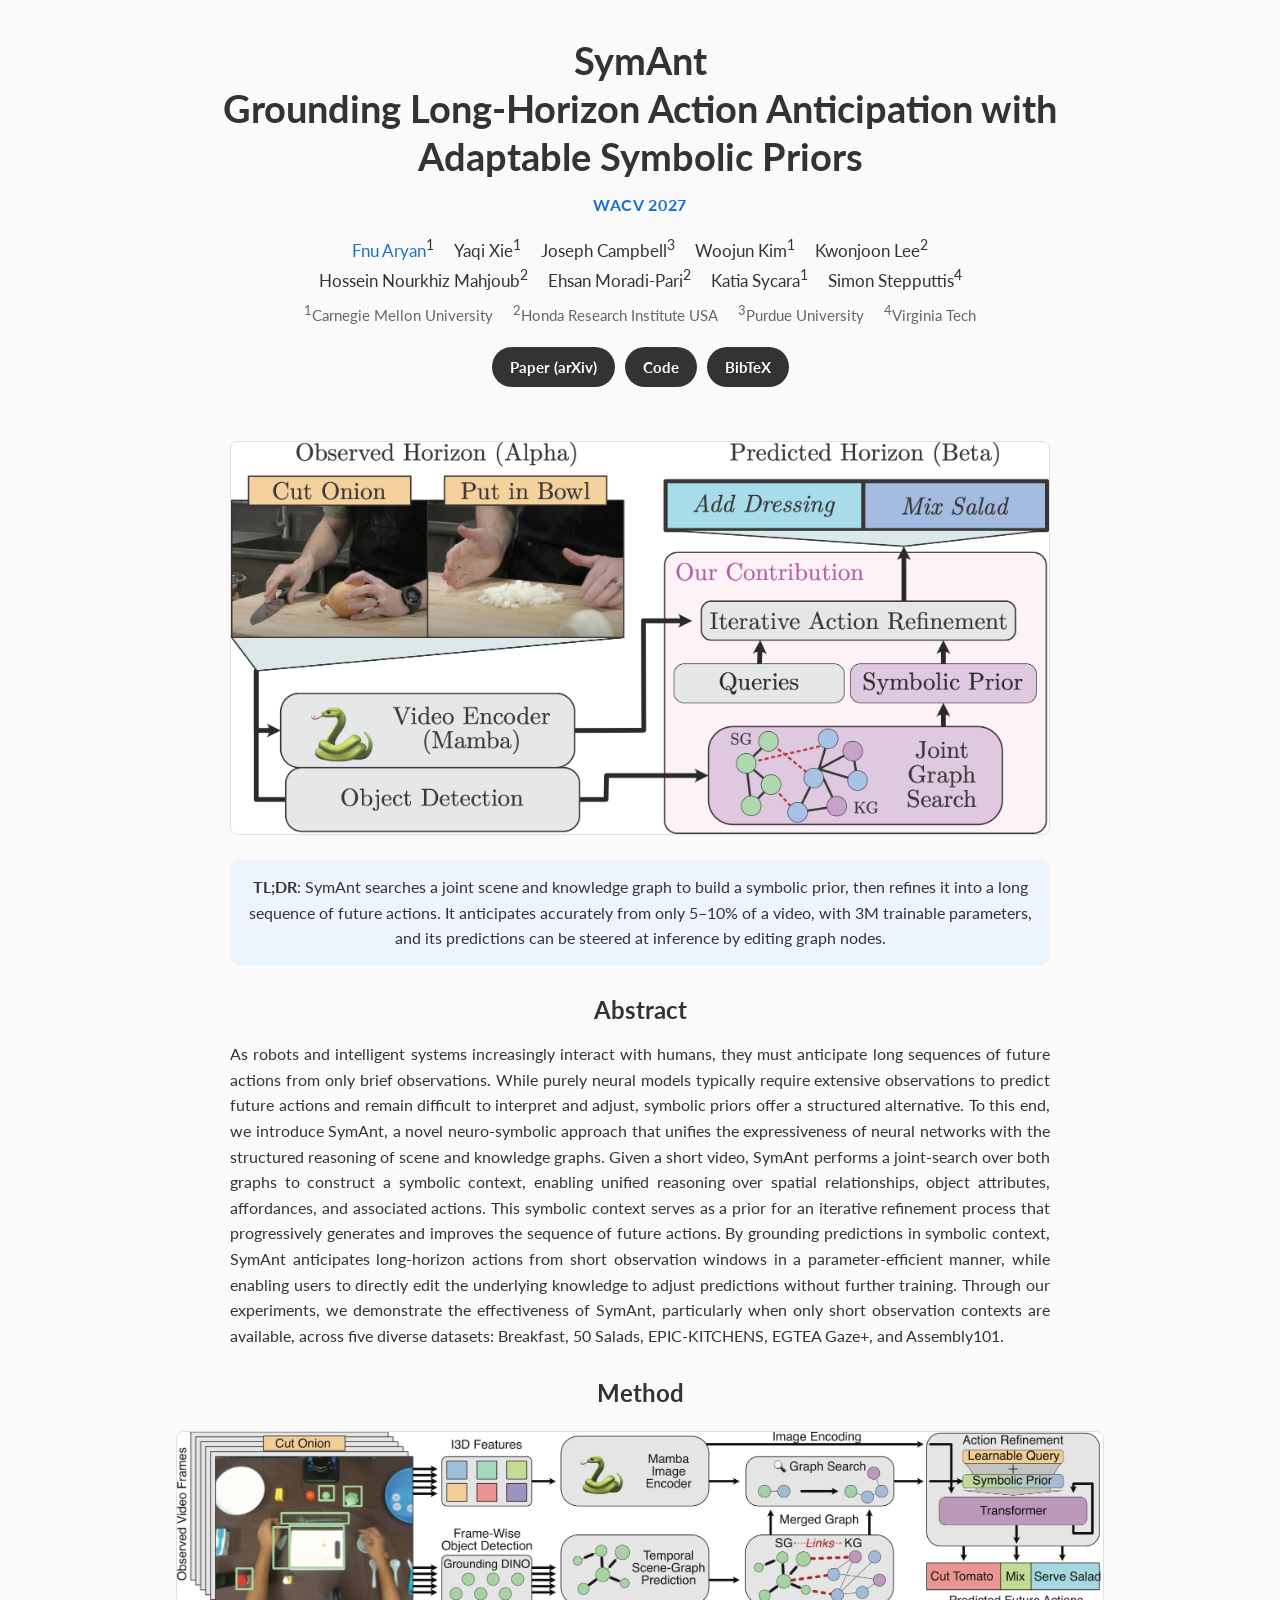
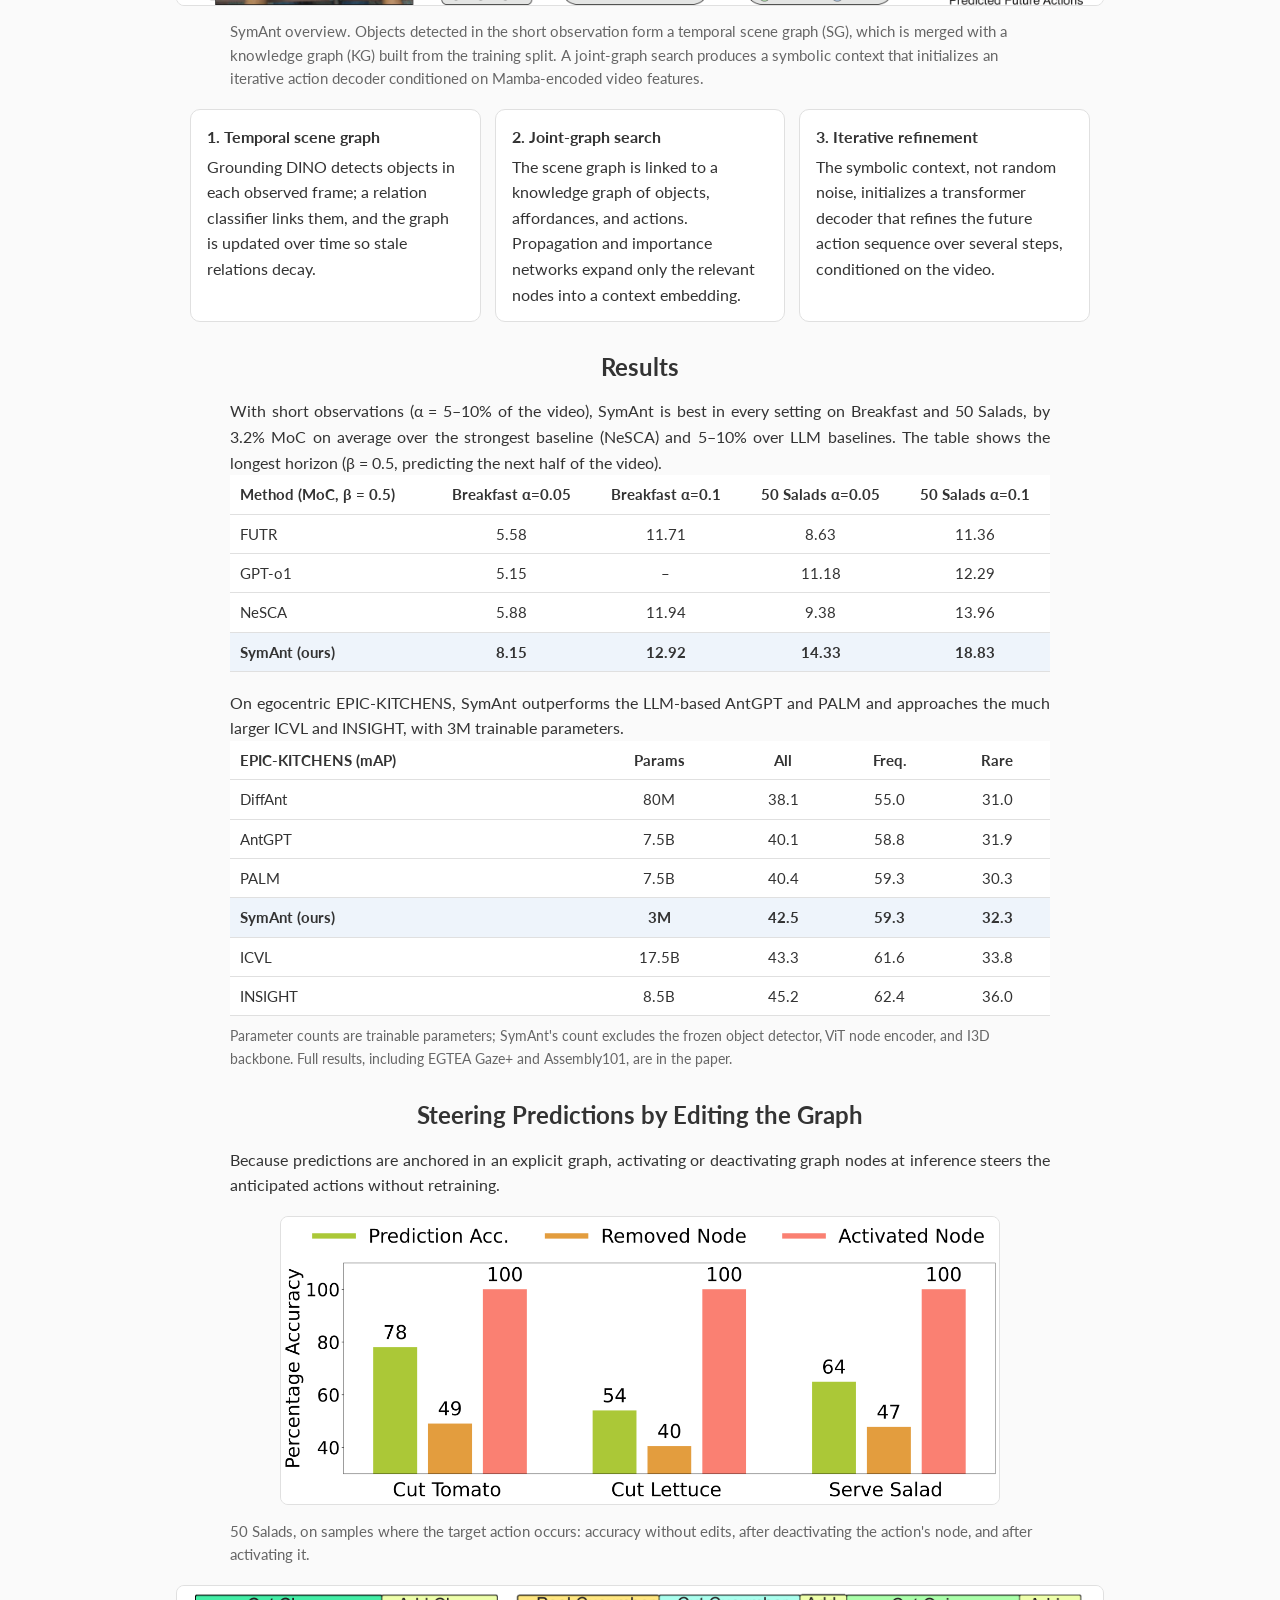
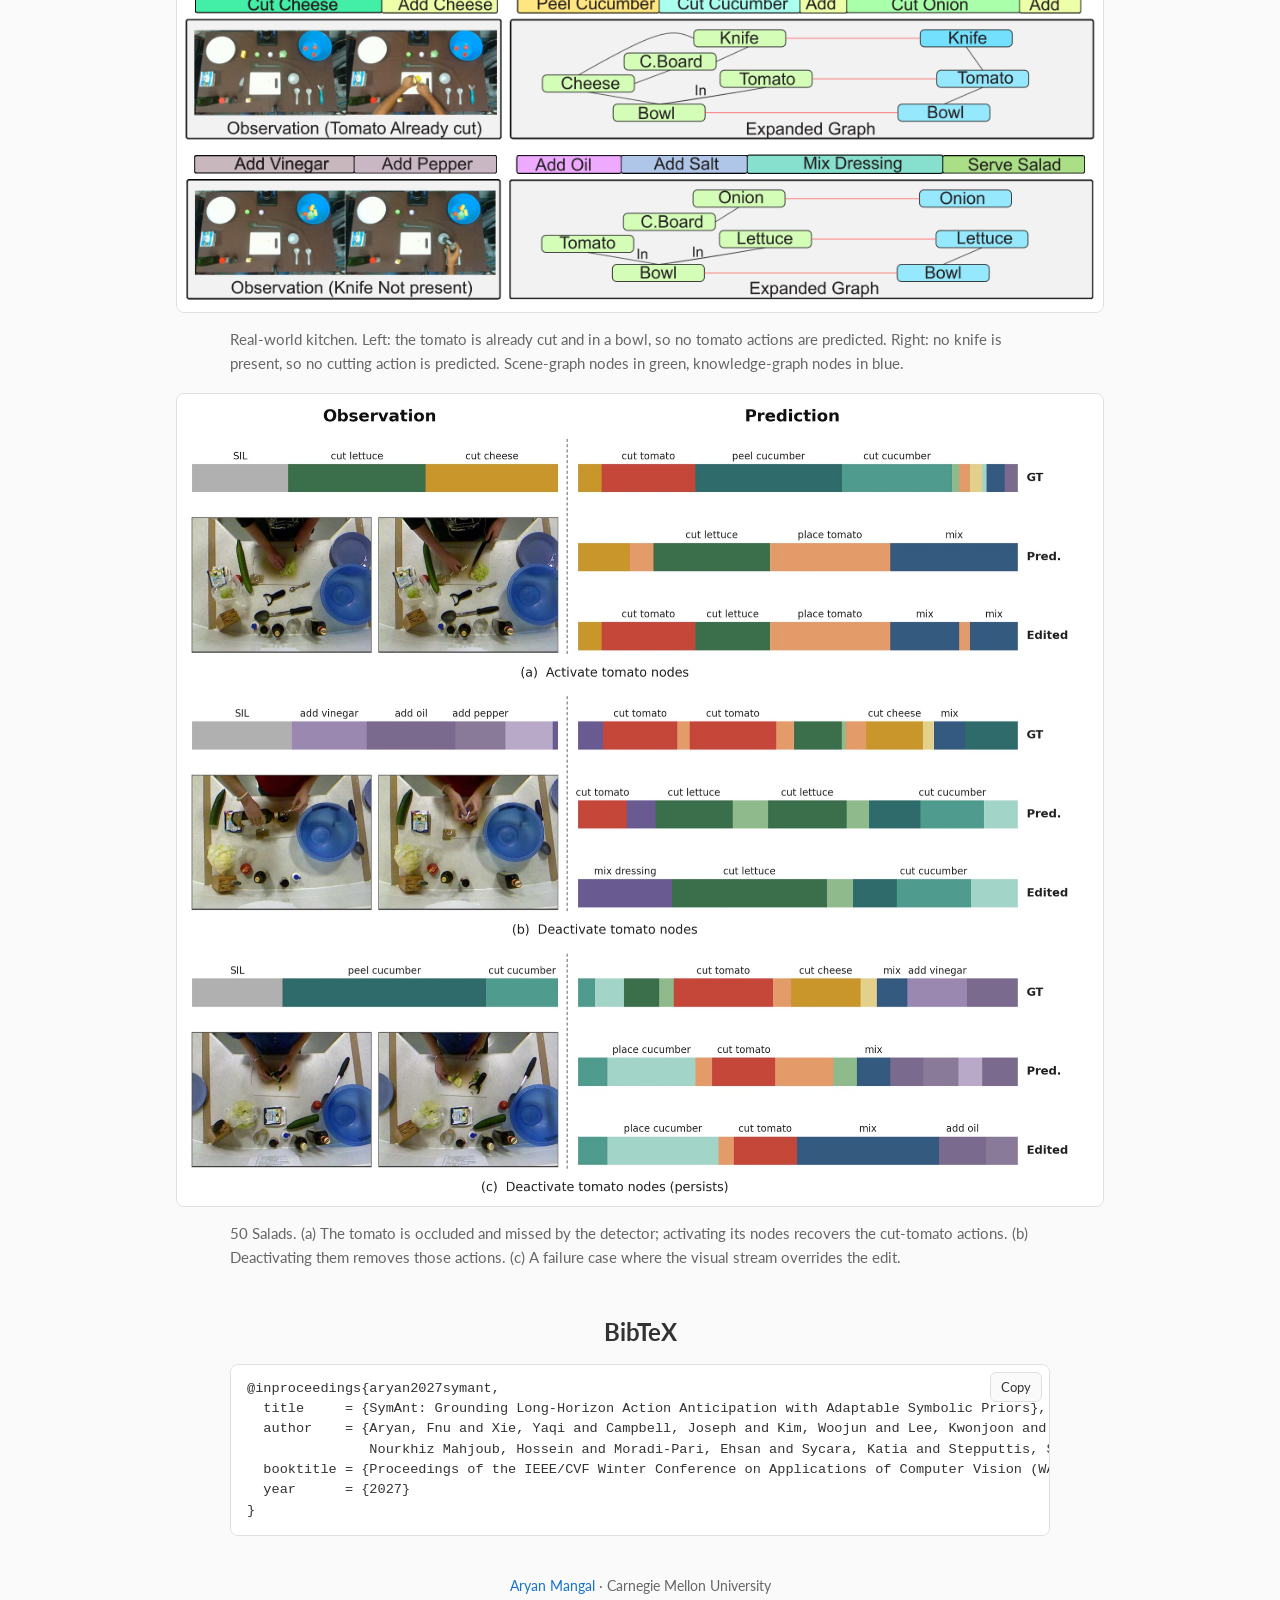
<file: symant/index.html>
<!DOCTYPE html>
<html lang="en">
<head>
	<meta charset="UTF-8">
	<meta name="viewport" content="width=device-width, initial-scale=1.0">
	<title>SymAnt: Grounding Long-Horizon Action Anticipation with Adaptable Symbolic Priors</title>
	<meta name="description" content="SymAnt (WACV 2027): a neuro-symbolic approach that searches a joint scene and knowledge graph to anticipate long sequences of future actions from short video observations, with only 3M trainable parameters.">
	<meta name="author" content="Fnu Aryan">
	<link rel="canonical" href="https://aryanmangal769.github.io/symant/">
	<meta property="og:type" content="website">
	<meta property="og:title" content="SymAnt: Grounding Long-Horizon Action Anticipation with Adaptable Symbolic Priors">
	<meta property="og:description" content="Neuro-symbolic long-horizon action anticipation from short observations. WACV 2027.">
	<meta property="og:url" content="https://aryanmangal769.github.io/symant/">
	<meta property="og:image" content="https://aryanmangal769.github.io/symant/static/overview.png">
	<meta name="twitter:card" content="summary_large_image">
	<link rel="icon" type="image/png" sizes="32x32" href="../assets/documents/imgs/favicon-32.png?v=4">
	<link rel="stylesheet" href="https://fonts.googleapis.com/css2?family=Lato:ital,wght@0,400;0,700;1,400&display=swap">
	<style>
		:root {
			--bg: #fafafa;
			--surface: #ffffff;
			--text: #333333;
			--muted: #666666;
			--border: #e0e0e0;
			--link: #1772d0;
			--hover: #f09228;
			--accent-bg: #eef4fb;
		}
		@media (prefers-color-scheme: dark) {
			:root {
				--bg: #16181b;
				--surface: #1f2226;
				--text: #e3e3e3;
				--muted: #a0a4a8;
				--border: #33373c;
				--link: #6fb1ff;
				--hover: #f5a54a;
				--accent-bg: #1d2a38;
			}
		}
		* { box-sizing: border-box; }
		body {
			margin: 0;
			background: var(--bg);
			color: var(--text);
			font-family: 'Lato', Verdana, Helvetica, sans-serif;
			font-size: 16px;
			line-height: 1.6;
			-webkit-font-smoothing: antialiased;
		}
		a { color: var(--link); text-decoration: none; }
		a:hover { color: var(--hover); }
		.wrap { max-width: 960px; margin: 0 auto; padding: 0 16px; }
		header { text-align: center; padding: 36px 0 8px; }
		h1 { font-size: clamp(1.6rem, 3.6vw, 2.4rem); line-height: 1.25; margin: 0 0 12px; }
		h1 .name { display: block; }
		.venue { display: inline-block; font-weight: 700; color: var(--link); letter-spacing: 0.04em; margin-bottom: 16px; }
		.authors { font-size: 1.05rem; margin: 0 auto 6px; max-width: 820px; }
		.authors span { display: inline-block; margin: 0 8px; white-space: nowrap; }
		.affils { color: var(--muted); font-size: 0.95rem; margin-bottom: 20px; }
		.affils span { display: inline-block; margin: 0 8px; }
		.buttons { display: flex; flex-wrap: wrap; gap: 10px; justify-content: center; margin: 8px 0 28px; }
		.btn {
			display: inline-flex; align-items: center; gap: 6px;
			padding: 8px 18px; border-radius: 999px;
			background: var(--text); color: var(--bg); font-weight: 700; font-size: 0.95rem;
		}
		.btn:hover { background: var(--link); color: #fff; }
		.btn.disabled { background: var(--border); color: var(--muted); cursor: default; }
		section { padding: 18px 0 8px; }
		h2 { font-size: 1.5rem; margin: 0 0 12px; text-align: center; }
		.tldr {
			background: var(--accent-bg); border-radius: 10px;
			padding: 14px 18px; margin: 0 auto 8px; max-width: 820px; text-align: center;
		}
		.prose { max-width: 820px; margin: 0 auto; text-align: justify; }
		figure { margin: 18px 0; text-align: center; }
		figure img, figure video {
			max-width: 100%; height: auto; border-radius: 8px;
			background: #fff; border: 1px solid var(--border);
		}
		figcaption { color: var(--muted); font-size: 0.92rem; margin: 8px auto 0; max-width: 820px; text-align: left; }
		.steps { display: grid; grid-template-columns: repeat(auto-fit, minmax(240px, 1fr)); gap: 14px; max-width: 900px; margin: 0 auto; }
		.step { background: var(--surface); border: 1px solid var(--border); border-radius: 10px; padding: 14px 16px; }
		.step b { display: block; margin-bottom: 4px; }
		.table-wrap { overflow-x: auto; max-width: 820px; margin: 0 auto; }
		table { border-collapse: collapse; width: 100%; font-size: 0.95rem; background: var(--surface); }
		th, td { padding: 7px 10px; border-bottom: 1px solid var(--border); text-align: center; white-space: nowrap; }
		th:first-child, td:first-child { text-align: left; }
		thead th { font-weight: 700; }
		tr.ours td { font-weight: 700; background: var(--accent-bg); }
		.note { color: var(--muted); font-size: 0.9rem; max-width: 820px; margin: 8px auto 0; }
		pre {
			background: var(--surface); border: 1px solid var(--border); border-radius: 8px;
			padding: 14px 16px; overflow-x: auto; font-size: 0.85rem; line-height: 1.5; margin: 0;
		}
		.bib { position: relative; max-width: 820px; margin: 0 auto; }
		.copy {
			position: absolute; top: 8px; right: 8px; font: inherit; font-size: 0.8rem;
			padding: 4px 10px; border-radius: 6px; border: 1px solid var(--border);
			background: var(--bg); color: var(--text); cursor: pointer;
		}
		footer { text-align: center; color: var(--muted); font-size: 0.85rem; padding: 32px 0; }
	</style>
</head>
<body>
	<div class="wrap">
		<header>
			<h1><span class="name">SymAnt</span>Grounding Long-Horizon Action Anticipation with Adaptable Symbolic Priors</h1>
			<div class="venue">WACV 2027</div>
			<div class="authors">
				<span><a href="../">Fnu Aryan</a><sup>1</sup></span>
				<span>Yaqi Xie<sup>1</sup></span>
				<span>Joseph Campbell<sup>3</sup></span>
				<span>Woojun Kim<sup>1</sup></span>
				<span>Kwonjoon Lee<sup>2</sup></span>
				<span>Hossein Nourkhiz Mahjoub<sup>2</sup></span>
				<span>Ehsan Moradi-Pari<sup>2</sup></span>
				<span>Katia Sycara<sup>1</sup></span>
				<span>Simon Stepputtis<sup>4</sup></span>
			</div>
			<div class="affils">
				<span><sup>1</sup>Carnegie Mellon University</span>
				<span><sup>2</sup>Honda Research Institute USA</span>
				<span><sup>3</sup>Purdue University</span>
				<span><sup>4</sup>Virginia Tech</span>
			</div>
			<div class="buttons">
				<a class="btn" href="https://arxiv.org/pdf/2610.40632" target="_blank" rel="noopener">Paper (arXiv)</a>
				<a class="btn" href="https://github.com/aryanmangal769/SymAnt-Neurosymbolic-diffusion-models/tree/master" target="_blank" rel="noopener">Code</a>
				<a class="btn" href="#bibtex">BibTeX</a>
			</div>
		</header>

		<figure>
			<img src="static/teaser.png" alt="SymAnt at a glance: from two observed frames (cut onion, put in bowl), a Mamba video encoder and object detection feed a joint scene- and knowledge-graph search whose symbolic prior drives iterative action refinement to predict add dressing and mix salad." style="max-width:min(100%, 820px)">
		</figure>

		<div class="tldr">
			<b>TL;DR</b>: SymAnt searches a joint scene and knowledge graph to build a symbolic prior, then refines it into a long sequence of future actions. It anticipates accurately from only 5&ndash;10% of a video, with 3M trainable parameters, and its predictions can be steered at inference by editing graph nodes.
		</div>

		<section id="abstract">
			<h2>Abstract</h2>
			<p class="prose">As robots and intelligent systems increasingly interact with humans, they must anticipate long sequences of future actions from only brief observations. While purely neural models typically require extensive observations to predict future actions and remain difficult to interpret and adjust, symbolic priors offer a structured alternative. To this end, we introduce SymAnt, a novel neuro-symbolic approach that unifies the expressiveness of neural networks with the structured reasoning of scene and knowledge graphs. Given a short video, SymAnt performs a joint-search over both graphs to construct a symbolic context, enabling unified reasoning over spatial relationships, object attributes, affordances, and associated actions. This symbolic context serves as a prior for an iterative refinement process that progressively generates and improves the sequence of future actions. By grounding predictions in symbolic context, SymAnt anticipates long-horizon actions from short observation windows in a parameter-efficient manner, while enabling users to directly edit the underlying knowledge to adjust predictions without further training. Through our experiments, we demonstrate the effectiveness of SymAnt, particularly when only short observation contexts are available, across five diverse datasets: Breakfast, 50 Salads, EPIC-KITCHENS, EGTEA Gaze+, and Assembly101.</p>
		</section>

		<section id="method">
			<h2>Method</h2>
			<figure>
				<img src="static/overview.png" alt="SymAnt architecture: a Mamba video encoder, a temporal scene graph merged with a knowledge graph, joint-graph search producing a symbolic prior, and an iterative action decoder." loading="lazy">
				<figcaption>SymAnt overview. Objects detected in the short observation form a temporal scene graph (SG), which is merged with a knowledge graph (KG) built from the training split. A joint-graph search produces a symbolic context that initializes an iterative action decoder conditioned on Mamba-encoded video features.</figcaption>
			</figure>
			<div class="steps">
				<div class="step"><b>1. Temporal scene graph</b>Grounding DINO detects objects in each observed frame; a relation classifier links them, and the graph is updated over time so stale relations decay.</div>
				<div class="step"><b>2. Joint-graph search</b>The scene graph is linked to a knowledge graph of objects, affordances, and actions. Propagation and importance networks expand only the relevant nodes into a context embedding.</div>
				<div class="step"><b>3. Iterative refinement</b>The symbolic context, not random noise, initializes a transformer decoder that refines the future action sequence over several steps, conditioned on the video.</div>
			</div>
		</section>

		<section id="results">
			<h2>Results</h2>
			<p class="prose">With short observations (&alpha; = 5&ndash;10% of the video), SymAnt is best in every setting on Breakfast and 50 Salads, by 3.2% MoC on average over the strongest baseline (NeSCA) and 5&ndash;10% over LLM baselines. The table shows the longest horizon (&beta; = 0.5, predicting the next half of the video).</p>
			<div class="table-wrap">
				<table>
					<thead>
						<tr><th>Method (MoC, &beta; = 0.5)</th><th>Breakfast &alpha;=0.05</th><th>Breakfast &alpha;=0.1</th><th>50 Salads &alpha;=0.05</th><th>50 Salads &alpha;=0.1</th></tr>
					</thead>
					<tbody>
						<tr><td>FUTR</td><td>5.58</td><td>11.71</td><td>8.63</td><td>11.36</td></tr>
						<tr><td>GPT-o1</td><td>5.15</td><td>&ndash;</td><td>11.18</td><td>12.29</td></tr>
						<tr><td>NeSCA</td><td>5.88</td><td>11.94</td><td>9.38</td><td>13.96</td></tr>
						<tr class="ours"><td>SymAnt (ours)</td><td>8.15</td><td>12.92</td><td>14.33</td><td>18.83</td></tr>
					</tbody>
				</table>
			</div>
			<p class="prose" style="margin-top:18px">On egocentric EPIC-KITCHENS, SymAnt outperforms the LLM-based AntGPT and PALM and approaches the much larger ICVL and INSIGHT, with 3M trainable parameters.</p>
			<div class="table-wrap">
				<table>
					<thead>
						<tr><th>EPIC-KITCHENS (mAP)</th><th>Params</th><th>All</th><th>Freq.</th><th>Rare</th></tr>
					</thead>
					<tbody>
						<tr><td>DiffAnt</td><td>80M</td><td>38.1</td><td>55.0</td><td>31.0</td></tr>
						<tr><td>AntGPT</td><td>7.5B</td><td>40.1</td><td>58.8</td><td>31.9</td></tr>
						<tr><td>PALM</td><td>7.5B</td><td>40.4</td><td>59.3</td><td>30.3</td></tr>
						<tr class="ours"><td>SymAnt (ours)</td><td>3M</td><td>42.5</td><td>59.3</td><td>32.3</td></tr>
						<tr><td>ICVL</td><td>17.5B</td><td>43.3</td><td>61.6</td><td>33.8</td></tr>
						<tr><td>INSIGHT</td><td>8.5B</td><td>45.2</td><td>62.4</td><td>36.0</td></tr>
					</tbody>
				</table>
			</div>
			<p class="note">Parameter counts are trainable parameters; SymAnt's count excludes the frozen object detector, ViT node encoder, and I3D backbone. Full results, including EGTEA Gaze+ and Assembly101, are in the paper.</p>
		</section>

		<section id="editing">
			<h2>Steering Predictions by Editing the Graph</h2>
			<p class="prose">Because predictions are anchored in an explicit graph, activating or deactivating graph nodes at inference steers the anticipated actions without retraining.</p>
			<figure>
				<img src="static/editing_chart.png" alt="Bar chart: anticipation accuracy for Cut Tomato, Cut Lettuce, and Serve Salad without edits, with the node removed, and with the node activated." loading="lazy" style="max-width:min(100%, 720px)">
				<figcaption>50 Salads, on samples where the target action occurs: accuracy without edits, after deactivating the action's node, and after activating it.</figcaption>
			</figure>
			<figure>
				<img src="static/realworld.png" alt="Real-world kitchen examples: a tomato already cut in a bowl, and a scene without a knife, with the relevant parts of the expanded joint graph and the predicted actions." loading="lazy">
				<figcaption>Real-world kitchen. Left: the tomato is already cut and in a bowl, so no tomato actions are predicted. Right: no knife is present, so no cutting action is predicted. Scene-graph nodes in green, knowledge-graph nodes in blue.</figcaption>
			</figure>
			<figure>
				<img src="static/qual_50salads.jpg" alt="50 Salads examples with ground truth, prediction, and prediction after editing the tomato nodes of the joint graph." loading="lazy">
				<figcaption>50 Salads. (a) The tomato is occluded and missed by the detector; activating its nodes recovers the cut-tomato actions. (b) Deactivating them removes those actions. (c) A failure case where the visual stream overrides the edit.</figcaption>
			</figure>
		</section>

		<section id="bibtex">
			<h2>BibTeX</h2>
			<div class="bib">
				<button class="copy" type="button" onclick="copyBib(this)">Copy</button>
				<pre id="bibtex-text">@inproceedings{aryan2027symant,
  title     = {SymAnt: Grounding Long-Horizon Action Anticipation with Adaptable Symbolic Priors},
  author    = {Aryan, Fnu and Xie, Yaqi and Campbell, Joseph and Kim, Woojun and Lee, Kwonjoon and
               Nourkhiz Mahjoub, Hossein and Moradi-Pari, Ehsan and Sycara, Katia and Stepputtis, Simon},
  booktitle = {Proceedings of the IEEE/CVF Winter Conference on Applications of Computer Vision (WACV)},
  year      = {2027}
}</pre>
			</div>
		</section>

		<footer>
			<a href="../">Aryan Mangal</a> &middot; Carnegie Mellon University
		</footer>
	</div>
	<script>
		function copyBib(btn) {
			const text = document.getElementById('bibtex-text').innerText;
			navigator.clipboard.writeText(text).then(() => {
				btn.textContent = 'Copied';
				setTimeout(() => { btn.textContent = 'Copy'; }, 1500);
			});
		}
	</script>
</body>
</html>
</file>
